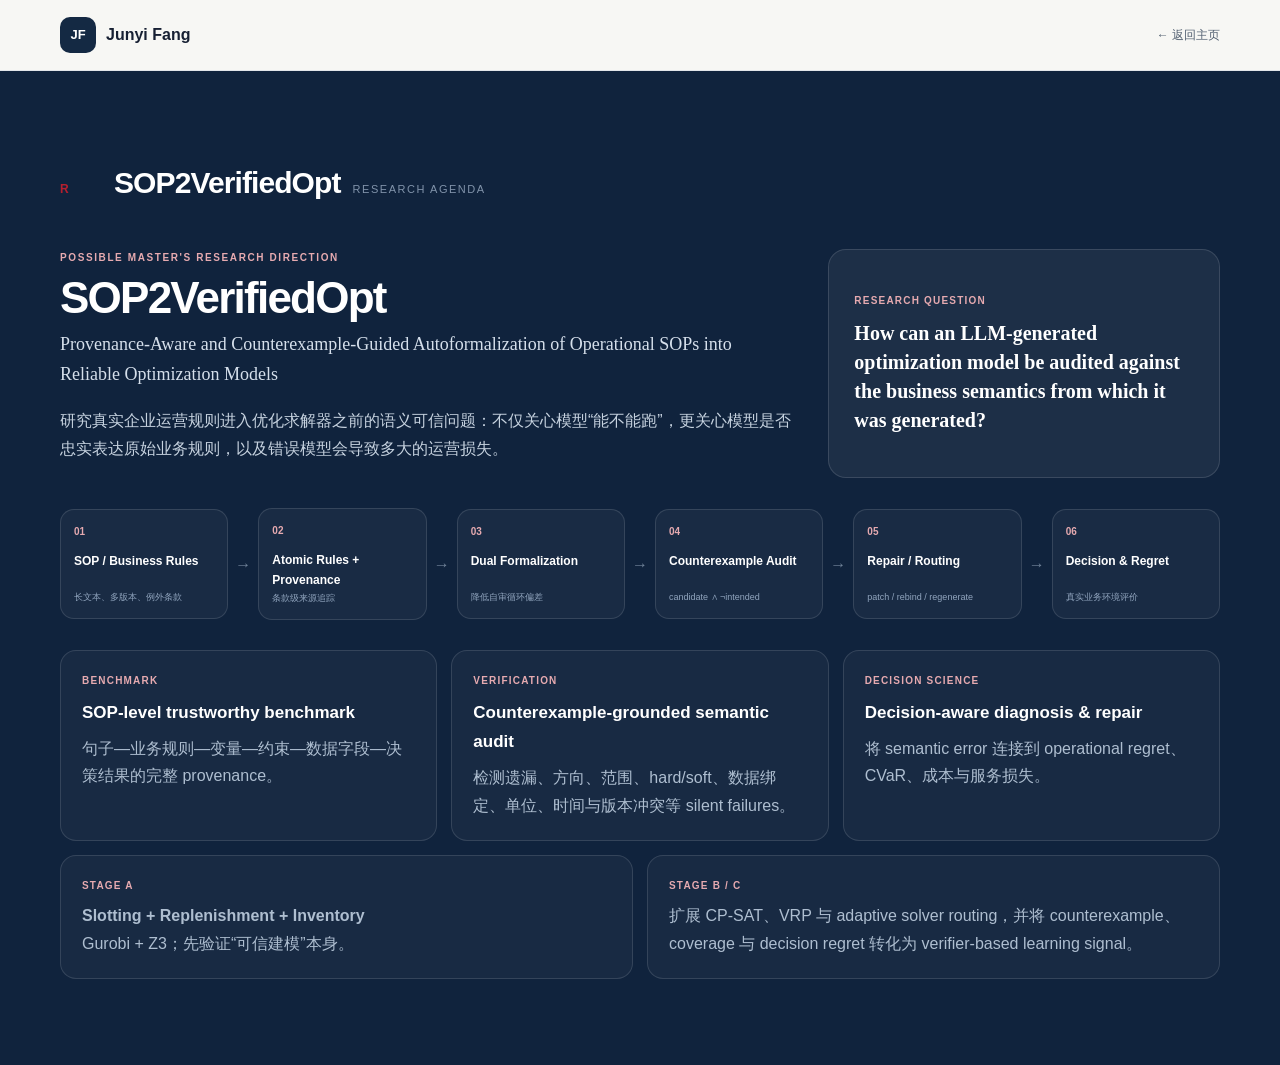
<file: research-agenda.html>
<!doctype html>
<html lang="zh-CN">
<head>
<meta charset="utf-8"><meta name="viewport" content="width=device-width,initial-scale=1">
<title>SOP2VerifiedOpt | Junyi Fang Research Agenda</title>
<link rel="stylesheet" href="assets/styles.css">
</head>
<body>
<header class="topbar"><div class="container nav-wrap"><a class="brand" href="index.html"><span class="brand-mark">JF</span><span>Junyi Fang</span></a><nav class="nav" style="display:flex"><a href="index.html">← 返回主页</a></nav></div></header>
<main>
<section class="section agenda" style="min-height:calc(100vh - 70px)">
<div class="container">
  <div class="section-title dark"><span>R</span><h2>SOP2VerifiedOpt</h2><p>Research Agenda</p></div>
  <div class="agenda-hero">
    <div><p class="agenda-kicker">POSSIBLE MASTER'S RESEARCH DIRECTION</p><h3>SOP2VerifiedOpt</h3><p class="agenda-subtitle">Provenance-Aware and Counterexample-Guided Autoformalization of Operational SOPs into Reliable Optimization Models</p><p>研究真实企业运营规则进入优化求解器之前的语义可信问题：不仅关心模型“能不能跑”，更关心模型是否忠实表达原始业务规则，以及错误模型会导致多大的运营损失。</p></div>
    <div class="question"><span>Research Question</span><strong>How can an LLM-generated optimization model be audited against the business semantics from which it was generated?</strong></div>
  </div>
  <div class="pipeline">
    <div><b>01</b><strong>SOP / Business Rules</strong><small>长文本、多版本、例外条款</small></div><em>→</em>
    <div><b>02</b><strong>Atomic Rules + Provenance</strong><small>条款级来源追踪</small></div><em>→</em>
    <div><b>03</b><strong>Dual Formalization</strong><small>降低自审循环偏差</small></div><em>→</em>
    <div><b>04</b><strong>Counterexample Audit</strong><small>candidate ∧ ¬intended</small></div><em>→</em>
    <div><b>05</b><strong>Repair / Routing</strong><small>patch / rebind / regenerate</small></div><em>→</em>
    <div><b>06</b><strong>Decision & Regret</strong><small>真实业务环境评价</small></div>
  </div>
  <div class="agenda-grid">
    <article><h4>Benchmark</h4><h3>SOP-level trustworthy benchmark</h3><p>句子—业务规则—变量—约束—数据字段—决策结果的完整 provenance。</p></article>
    <article><h4>Verification</h4><h3>Counterexample-grounded semantic audit</h3><p>检测遗漏、方向、范围、hard/soft、数据绑定、单位、时间与版本冲突等 silent failures。</p></article>
    <article><h4>Decision Science</h4><h3>Decision-aware diagnosis & repair</h3><p>将 semantic error 连接到 operational regret、CVaR、成本与服务损失。</p></article>
  </div>
  <div class="agenda-bottom">
    <div><h4>Stage A</h4><p><strong>Slotting + Replenishment + Inventory</strong><br>Gurobi + Z3；先验证“可信建模”本身。</p></div>
    <div><h4>Stage B / C</h4><p>扩展 CP-SAT、VRP 与 adaptive solver routing，并将 counterexample、coverage 与 decision regret 转化为 verifier-based learning signal。</p></div>
  </div>
</div>
</section>
</main>
</body></html>
</file>
<file: assets/styles.css>
:root{
 --bg:#f7f7f4;--paper:#fff;--ink:#172033;--muted:#657083;--line:#e2e5e9;
 --accent:#b51f2e;--navy:#142943;--blue:#245ca8;--green:#1f7a56;--sand:#826331;
 --radius:18px;--shadow:0 18px 48px rgba(20,41,67,.08);--max:1160px
}
*{box-sizing:border-box}html{scroll-behavior:smooth;scroll-padding-top:76px}
body{margin:0;background:var(--bg);color:var(--ink);font-family:-apple-system,BlinkMacSystemFont,"Segoe UI","PingFang SC","Microsoft YaHei",Arial,sans-serif;line-height:1.72}
a{color:inherit;text-decoration:none}.container{width:min(var(--max),calc(100% - 40px));margin:auto}
.topbar{position:sticky;top:0;z-index:50;background:rgba(247,247,244,.95);backdrop-filter:blur(14px);border-bottom:1px solid var(--line)}
.nav-wrap{height:70px;display:flex;align-items:center;justify-content:space-between;gap:22px}
.brand{display:flex;align-items:center;gap:10px;font-weight:800}.brand-mark{width:36px;height:36px;border-radius:10px;background:var(--navy);color:#fff;display:grid;place-items:center;font-size:13px}
.nav{display:flex;gap:17px}.nav a{font-size:12px;color:#526071}.nav a:hover,.nav a.active{color:var(--accent)}
.menu-btn{display:none;border:0;background:transparent;font-size:24px}
.hero{padding:86px 0 74px;border-bottom:1px solid var(--line)}.hero-grid{display:grid;grid-template-columns:1.7fr .7fr;gap:64px;align-items:center}
.eyebrow{font-size:11px;letter-spacing:.18em;color:var(--accent);font-weight:900;margin:0 0 16px}
h1{font-size:clamp(48px,7vw,82px);line-height:1.03;letter-spacing:-.05em;margin:0 0 20px;color:var(--navy)}
h1 span{display:block;font-size:.52em;color:#687387;font-weight:560;margin-top:7px;letter-spacing:-.02em}
.hero-role{font-size:20px;font-weight:760;margin:0}.hero-en{font-size:13px;color:var(--muted);margin:4px 0 24px}
.hero-summary{font-size:18px;color:#344054;max-width:830px}.hero-summary strong{color:var(--navy)}
.hero-actions{display:flex;flex-wrap:wrap;gap:10px;margin:28px 0 24px}.btn{padding:10px 15px;border-radius:10px;border:1px solid var(--line);font-weight:750;font-size:13px;background:#fff}.btn.primary{background:var(--navy);color:#fff;border-color:var(--navy)}
.tags{display:flex;gap:8px;flex-wrap:wrap}.tags span{font-size:11px;padding:5px 9px;border-radius:999px;border:1px solid var(--line);color:#596579;background:rgba(255,255,255,.65)}
.profile-card{background:#fff;border:1px solid var(--line);border-radius:24px;padding:22px;box-shadow:var(--shadow)}.profile-card img{width:100%;aspect-ratio:1/1;object-fit:cover;border-radius:18px}.profile-card h2{font-size:24px;margin:16px 0 0}.profile-card>p{margin:0;color:var(--muted);font-size:13px}
.profile-card dl{margin:18px 0 0;border-top:1px solid var(--line)}.profile-card dl div{display:grid;grid-template-columns:78px 1fr;gap:10px;padding:9px 0;border-bottom:1px solid var(--line)}dt{font-size:9px;letter-spacing:.09em;color:#8e98a7;text-transform:uppercase;font-weight:900}dd{margin:0;font-size:12px;font-weight:700}.profile-card dd a{color:var(--blue)}
.section{padding:86px 0}.section.alt{background:#fff;border-top:1px solid var(--line);border-bottom:1px solid var(--line)}
.section-title{display:grid;grid-template-columns:42px auto 1fr;gap:12px;align-items:baseline;margin-bottom:40px}.section-title span{color:var(--accent);font-size:12px;font-weight:900}.section-title h2{font-size:30px;letter-spacing:-.03em;margin:0;color:var(--navy)}.section-title p{font-size:11px;letter-spacing:.14em;text-transform:uppercase;color:#9aa2af;margin:0}
.two-col{display:grid;grid-template-columns:1.5fr .8fr;gap:52px}.prose{font-size:17px;color:#354052}.prose p:first-child{margin-top:0}.principle{background:var(--navy);color:#fff;border-radius:var(--radius);padding:28px}.principle>p{font-family:Georgia,serif;font-size:22px;line-height:1.45;margin-top:0}.principle ul{padding-left:20px;color:#d8e2ee}
.timeline article{display:grid;grid-template-columns:130px 1fr;gap:38px;padding:0 0 32px}.timeline time{font-size:12px;color:var(--accent);font-weight:900;padding-top:5px}.timeline h3{font-size:22px;margin:0 0 3px;color:var(--navy)}.timeline b{font-size:14px}.timeline p{margin:6px 0 0;color:var(--muted)}
.grid-2{display:grid;grid-template-columns:repeat(2,1fr);gap:17px}.grid-3{display:grid;grid-template-columns:repeat(3,1fr);gap:17px}
.card,.project,.practice{background:#fff;border:1px solid var(--line);border-radius:var(--radius);padding:24px}.featured-card{border-top:4px solid var(--accent)}.card i{width:32px;height:32px;border-radius:8px;background:#f3e4e6;color:var(--accent);display:grid;place-items:center;font-style:normal;font-weight:900}.card h3,.project h3,.practice h3{font-size:20px;line-height:1.42;color:var(--navy);margin:15px 0 7px}.card p,.project p,.practice p,.project li{color:var(--muted);margin-bottom:0}
.agenda{background:#10233d;color:#fff}.section-title.dark h2{color:#fff}.section-title.dark p{color:#8193aa}
.agenda-hero{display:grid;grid-template-columns:1.5fr .8fr;gap:34px}.agenda-kicker{font-size:10px;letter-spacing:.16em;color:#e6aab0;font-weight:900;margin:0 0 9px}.agenda-hero h3{font-size:44px;letter-spacing:-.04em;line-height:1.04;margin:0 0 8px}.agenda-subtitle{font-family:Georgia,serif;color:#d5dfeb;font-size:18px;margin:0 0 17px}.agenda-hero>div:first-child>p:last-child{color:#c6d2df}.question{border:1px solid rgba(255,255,255,.13);background:rgba(255,255,255,.055);border-radius:18px;padding:25px;display:flex;flex-direction:column;justify-content:center}.question span,.agenda-grid h4,.agenda-bottom h4{font-size:10px;letter-spacing:.12em;text-transform:uppercase;color:#e6aab0;font-weight:900}.question strong{font-family:Georgia,serif;font-size:20px;line-height:1.45;margin-top:10px}
.pipeline{display:grid;grid-template-columns:1fr auto 1fr auto 1fr auto 1fr auto 1fr auto 1fr;gap:7px;align-items:center;margin:30px 0}.pipeline div{min-height:110px;border:1px solid rgba(255,255,255,.12);background:rgba(255,255,255,.04);border-radius:14px;padding:13px;display:flex;flex-direction:column}.pipeline b{font-size:10px;color:#e6aab0}.pipeline strong{font-size:12px;margin-top:10px}.pipeline small{font-size:9px;color:#91a5be;margin-top:auto}.pipeline em{font-style:normal;color:#6f8298}
.agenda-grid{display:grid;grid-template-columns:repeat(3,1fr);gap:14px}.agenda-grid article,.agenda-bottom>div{border:1px solid rgba(255,255,255,.12);background:rgba(255,255,255,.035);border-radius:16px;padding:21px}.agenda-grid h4,.agenda-bottom h4{margin:0 0 8px}.agenda-grid h3{font-size:17px;margin:0 0 8px}.agenda-grid p,.agenda-bottom p{color:#aebed0;margin:0}.agenda-bottom{display:grid;grid-template-columns:1fr 1fr;gap:14px;margin-top:14px}
.pub-list{display:flex;flex-direction:column;gap:13px}.pub{display:grid;grid-template-columns:54px 1fr;gap:19px;background:#fff;border:1px solid var(--line);border-radius:16px;padding:22px}.pub-num{font-size:14px;color:#9aa2af;font-weight:900}.badges{display:flex;gap:7px;flex-wrap:wrap}.badges span{font-size:10px;padding:4px 8px;border-radius:999px;background:#f1f2f4;color:#657083;font-weight:850}.badges .blue{background:#e9f0fb;color:var(--blue)}.badges .green{background:#e8f5ee;color:var(--green)}.badges .sand{background:#f3eee3;color:var(--sand)}.pub h3{font-size:19px;line-height:1.45;margin:9px 0 8px;color:var(--navy)}.pub p{color:var(--muted);margin:0 0 11px}.pub a,.project a{display:inline-block;margin-top:11px;color:var(--accent);font-size:12px;font-weight:800}
.project small,.practice small{font-size:10px;letter-spacing:.09em;text-transform:uppercase;color:var(--accent);font-weight:900}.project ul{padding-left:19px}.project.highlight{grid-column:1/-1;background:var(--navy);color:#fff}.project.highlight h3{color:#fff}.project.highlight p{color:#d7e1ed}.project.highlight a{color:#fff}.flow{display:flex;flex-wrap:wrap;align-items:center;gap:8px;margin-top:18px}.flow span{border:1px solid rgba(255,255,255,.17);background:rgba(255,255,255,.06);padding:7px 9px;border-radius:8px;font-size:11px}.flow b{color:#e7a9af}
.practice>b{font-size:12px;color:#536174}.metrics{display:grid;grid-template-columns:repeat(2,1fr);gap:8px;margin-top:14px}.metrics span{background:#f6f7f8;border-radius:10px;padding:9px;font-size:9px;color:#7b8492}.metrics strong{display:block;font-size:17px;color:var(--navy)}
.honors{display:grid;grid-template-columns:repeat(3,1fr);gap:12px}.honors>div{background:#fff;border:1px solid var(--line);border-radius:14px;padding:18px;min-height:86px;display:flex;flex-direction:column;justify-content:center}.honors .major{background:var(--navy);color:#fff}.honors strong{font-size:13px}.honors span{font-size:10px;color:#adb8c7;margin-top:3px}
.contact-box{background:var(--navy);color:#fff;border-radius:23px;padding:34px;display:grid;grid-template-columns:1fr 1fr;gap:38px}.contact-box h3{font-size:23px;margin:0 0 8px}.contact-box p{color:#c8d3df}.contact-links{display:flex;flex-direction:column}.contact-links a{display:flex;justify-content:space-between;gap:16px;border-bottom:1px solid rgba(255,255,255,.14);padding:11px 0}.contact-links span{font-size:10px;text-transform:uppercase;letter-spacing:.09em;color:#a8b5c5}.contact-links strong{font-size:12px;text-align:right}
footer{border-top:1px solid var(--line);padding:23px 0;color:#7c8695;font-size:11px}.footer{display:flex;justify-content:space-between;gap:18px}
@media(max-width:900px){.menu-btn{display:block}.nav{position:absolute;top:70px;left:0;right:0;background:#fff;border-bottom:1px solid var(--line);padding:15px 20px;display:none;grid-template-columns:repeat(2,1fr)}.nav.open{display:grid}.hero-grid,.two-col,.agenda-hero,.agenda-grid,.agenda-bottom,.contact-box{grid-template-columns:1fr}.grid-3{grid-template-columns:1fr}.honors{grid-template-columns:repeat(2,1fr)}.pipeline{display:flex;overflow-x:auto;align-items:stretch;padding-bottom:8px}.pipeline div{min-width:165px}.pipeline em{align-self:center}}
@media(max-width:680px){.container{width:min(100% - 26px,var(--max))}.hero{padding-top:56px}.section{padding:64px 0}.section-title{grid-template-columns:34px 1fr}.section-title p{grid-column:2}.grid-2,.honors{grid-template-columns:1fr}.timeline article{grid-template-columns:1fr;gap:7px}.pub{grid-template-columns:1fr}.pub-num{display:none}.project.highlight{grid-column:auto}.footer{flex-direction:column}.contact-links a{flex-direction:column;gap:2px}.contact-links strong{text-align:left}}


/* ===== V2 PREMIUM INTERACTION LAYER ===== */
:root{
  --glow:rgba(181,31,46,.16);
  --glass:rgba(255,255,255,.72);
  --ease:cubic-bezier(.2,.8,.2,1);
  --transition:260ms var(--ease);
}
html[data-theme="dark"]{
  --bg:#0b1220;--paper:#111a29;--ink:#e9eef7;--muted:#9daabd;--line:#263348;
  --accent:#f06472;--navy:#dce7f6;--blue:#7ab2ff;--green:#65d49e;--sand:#e6c17a;
  --shadow:0 22px 70px rgba(0,0,0,.28);--glass:rgba(17,26,41,.78);--glow:rgba(240,100,114,.14)
}
html[data-theme="dark"] body{background:var(--bg);color:var(--ink)}
html[data-theme="dark"] .topbar{background:rgba(11,18,32,.84)}
html[data-theme="dark"] .section.alt,
html[data-theme="dark"] .card,
html[data-theme="dark"] .project,
html[data-theme="dark"] .practice,
html[data-theme="dark"] .pub,
html[data-theme="dark"] .profile-card,
html[data-theme="dark"] .btn,
html[data-theme="dark"] .honors>div{background:var(--paper)}
html[data-theme="dark"] .hero-summary,
html[data-theme="dark"] .prose,
html[data-theme="dark"] .card p,
html[data-theme="dark"] .project p,
html[data-theme="dark"] .practice p,
html[data-theme="dark"] .project li,
html[data-theme="dark"] .pub p,
html[data-theme="dark"] .timeline p{color:var(--muted)}
html[data-theme="dark"] .tags span{background:rgba(255,255,255,.04)}
html[data-theme="dark"] .btn.primary{color:#fff;background:#183358;border-color:#244978}
html[data-theme="dark"] .section-title h2,
html[data-theme="dark"] .timeline h3,
html[data-theme="dark"] .card h3,
html[data-theme="dark"] .project h3,
html[data-theme="dark"] .practice h3,
html[data-theme="dark"] .pub h3{color:var(--ink)}

body{overflow-x:hidden}
.site-loading *{transition:none!important}
.scroll-progress{position:fixed;top:0;left:0;width:100%;height:3px;z-index:9999;background:transparent;pointer-events:none}
.scroll-progress span{display:block;width:0;height:100%;background:linear-gradient(90deg,var(--accent),#df7f89,#6e94d8);box-shadow:0 0 16px var(--glow)}
.cursor-glow{position:fixed;width:440px;height:440px;border-radius:50%;pointer-events:none;z-index:-1;transform:translate(-50%,-50%);background:radial-gradient(circle,var(--glow),transparent 64%);filter:blur(12px);opacity:.7}
.ambient{position:fixed;z-index:-2;border-radius:50%;filter:blur(90px);opacity:.25;pointer-events:none;animation:floatAmbient 18s ease-in-out infinite alternate}
.ambient-a{width:380px;height:380px;background:#9f1e2c;top:8%;right:-120px}
.ambient-b{width:460px;height:460px;background:#355e9a;bottom:2%;left:-180px;animation-delay:-7s}
@keyframes floatAmbient{to{transform:translate3d(40px,30px,0) scale(1.08)}}

.topbar{transition:background var(--transition),box-shadow var(--transition)}
.topbar.scrolled{box-shadow:0 10px 35px rgba(20,41,67,.08)}
.theme-toggle{flex:0 0 auto;width:36px;height:36px;border:1px solid var(--line);border-radius:10px;background:var(--glass);color:var(--ink);cursor:pointer;display:grid;place-items:center;transition:transform var(--transition),border-color var(--transition),background var(--transition)}
.theme-toggle:hover{transform:rotate(12deg) scale(1.06);border-color:var(--accent)}
.theme-icon{font-size:17px}

.hero{position:relative;overflow:hidden}
.hero:before{content:"";position:absolute;width:620px;height:620px;border-radius:50%;right:-280px;top:-330px;border:1px solid rgba(181,31,46,.1);box-shadow:0 0 0 70px rgba(181,31,46,.025),0 0 0 140px rgba(53,94,154,.018);pointer-events:none}
.hero h1{animation:heroEnter .85s var(--ease) both}
.hero .eyebrow,.hero-role,.hero-en,.hero-summary,.hero-actions,.hero .tags,.hero-stats{animation:heroFade .75s var(--ease) both}
.hero-role{animation-delay:.08s}.hero-en{animation-delay:.12s}.hero-summary{animation-delay:.16s}.hero-actions{animation-delay:.20s}.hero .tags{animation-delay:.24s}.hero-stats{animation-delay:.28s}
.profile-card{animation:heroCard .9s .12s var(--ease) both;transform-style:preserve-3d;will-change:transform}
@keyframes heroEnter{from{opacity:0;transform:translateY(28px);letter-spacing:-.08em}to{opacity:1;transform:none}}
@keyframes heroFade{from{opacity:0;transform:translateY(18px)}to{opacity:1;transform:none}}
@keyframes heroCard{from{opacity:0;transform:translateY(28px) rotateY(-8deg)}to{opacity:1;transform:none}}

.hero-stats{display:grid;grid-template-columns:repeat(4,minmax(0,1fr));gap:10px;margin-top:24px}
.hero-stats>div{padding:12px 13px;border:1px solid var(--line);border-radius:13px;background:var(--glass);backdrop-filter:blur(8px)}
.hero-stats strong{display:block;font-size:18px;color:var(--navy);line-height:1.15}
.hero-stats span{display:block;margin-top:5px;font-size:9px;letter-spacing:.06em;text-transform:uppercase;color:var(--muted)}

.btn,.paper-btn,.filter-btn{position:relative;overflow:hidden;transition:transform var(--transition),box-shadow var(--transition),border-color var(--transition),background var(--transition)}
.btn:hover,.paper-btn:hover{transform:translateY(-2px);box-shadow:0 10px 24px rgba(20,41,67,.10)}
.btn:after,.paper-btn:after{content:"";position:absolute;inset:0;background:linear-gradient(120deg,transparent 35%,rgba(255,255,255,.35),transparent 65%);transform:translateX(-140%);transition:transform .6s var(--ease)}
.btn:hover:after,.paper-btn:hover:after{transform:translateX(140%)}

.reveal-section,.reveal,.card,.project,.practice,.pub,.honors>div{opacity:0;transform:translateY(24px);transition:opacity .7s var(--ease),transform .7s var(--ease),box-shadow var(--transition),border-color var(--transition)}
.is-visible{opacity:1!important;transform:none!important}
.card:hover,.project:hover,.practice:hover,.pub:hover,.honors>div:hover{border-color:rgba(181,31,46,.26);box-shadow:0 18px 45px rgba(20,41,67,.08)}
.interactive-card{transform-style:preserve-3d;will-change:transform}

.pub-toolbar{display:flex;justify-content:space-between;gap:18px;align-items:center;margin:-8px 0 18px}
.pub-filter{display:flex;flex-wrap:wrap;gap:7px}
.filter-btn{border:1px solid var(--line);background:var(--paper);color:var(--muted);font-size:11px;font-weight:800;padding:7px 11px;border-radius:999px;cursor:pointer}
.filter-btn:hover,.filter-btn.active{color:#fff;background:var(--navy);border-color:var(--navy)}
.pub-hint{font-size:10px;color:var(--muted);letter-spacing:.05em}
.pub.filtered-out{display:none}
.publication-featured{border:1px solid rgba(31,122,86,.25);background:linear-gradient(135deg,var(--paper),rgba(31,122,86,.035));position:relative}
.publication-featured:before{content:"PUBLISHED";position:absolute;right:18px;top:16px;font-size:8px;letter-spacing:.18em;color:var(--green);font-weight:900}
.pulse-badge{position:relative;padding-left:18px!important}
.pulse-badge:before{content:"";position:absolute;width:6px;height:6px;border-radius:50%;left:8px;top:50%;transform:translateY(-50%);background:var(--green);box-shadow:0 0 0 0 rgba(31,122,86,.35);animation:badgePulse 2.2s infinite}
@keyframes badgePulse{70%{box-shadow:0 0 0 7px rgba(31,122,86,0)}100%{box-shadow:0 0 0 0 rgba(31,122,86,0)}}
.doi-badge{font-family:ui-monospace,SFMono-Regular,Menlo,Consolas,monospace}
.pub-meta-line{display:flex;flex-wrap:wrap;gap:7px;align-items:center;font-size:10px;color:var(--muted);margin:9px 0 2px}
.pub-meta-line i{font-style:normal;opacity:.45}
.paper-insights{display:grid;grid-template-columns:repeat(3,1fr);gap:8px;margin:16px 0}
.paper-insights>div{border:1px solid var(--line);border-radius:12px;padding:11px;background:rgba(255,255,255,.38)}
.paper-insights strong{display:block;color:var(--navy);font-size:18px}
.paper-insights span{display:block;color:var(--muted);font-size:9px;margin-top:2px}
.pub-actions{display:flex;flex-wrap:wrap;gap:8px;margin-top:14px}
.paper-btn{appearance:none;border:1px solid var(--line);background:var(--paper);color:var(--ink);padding:8px 10px;border-radius:9px;font:inherit;font-size:11px;font-weight:800;cursor:pointer}
.primary-paper{background:var(--navy);color:#fff!important;border-color:var(--navy)!important}
.pub-details{margin-top:14px;border-top:1px dashed var(--line);padding-top:14px}
.detail-grid{display:grid;grid-template-columns:repeat(3,1fr);gap:10px}
.detail-grid>div{padding:12px;background:rgba(20,41,67,.03);border-radius:11px}
.detail-grid small{font-size:9px;text-transform:uppercase;letter-spacing:.1em;color:var(--accent);font-weight:900}
.detail-grid p{font-size:11px;margin:5px 0 0!important}

.pipeline-step{cursor:pointer;transition:transform var(--transition),background var(--transition),border-color var(--transition),box-shadow var(--transition)}
.pipeline-step:hover,.pipeline-step.active{transform:translateY(-5px);border-color:rgba(230,170,176,.5)!important;background:rgba(255,255,255,.085)!important;box-shadow:0 14px 28px rgba(0,0,0,.12)}
.pipeline-explainer{display:grid;grid-template-columns:80px 220px 1fr;gap:16px;align-items:center;border:1px solid rgba(255,255,255,.12);background:rgba(255,255,255,.045);border-radius:14px;padding:15px 17px;margin:-12px 0 26px}
.pipeline-explainer-index{font-size:9px;letter-spacing:.14em;color:#e6aab0;font-weight:900}
.pipeline-explainer-title{font-size:12px;color:#fff}
.pipeline-explainer-text{margin:0;color:#aebed0;font-size:11px}

.modal{position:fixed;inset:0;z-index:10000;display:none;align-items:center;justify-content:center;padding:24px}
.modal.open{display:flex}
.modal-backdrop{position:absolute;inset:0;background:rgba(4,10,20,.78);backdrop-filter:blur(10px);animation:fadeIn .25s ease both}
.modal-panel{position:relative;z-index:1;width:min(920px,94vw);max-height:90vh;overflow:auto;background:var(--paper);border:1px solid var(--line);border-radius:20px;box-shadow:0 30px 90px rgba(0,0,0,.35);padding:18px;animation:modalIn .3s var(--ease) both}
.modal-head{display:flex;justify-content:space-between;align-items:flex-start;gap:20px;padding:3px 4px 14px}
.modal-head small{font-size:9px;letter-spacing:.12em;color:var(--accent);font-weight:900}
.modal-head h3{margin:3px 0 0;color:var(--navy)}
.modal-panel img{display:block;width:100%;height:auto;border-radius:12px;border:1px solid var(--line)}
.modal-caption{font-size:10px;color:var(--muted);margin:10px 3px 0}
.modal-close{border:1px solid var(--line);width:34px;height:34px;border-radius:9px;background:var(--paper);color:var(--ink);font-size:22px;cursor:pointer}
@keyframes fadeIn{from{opacity:0}to{opacity:1}}@keyframes modalIn{from{opacity:0;transform:translateY(20px) scale(.98)}to{opacity:1;transform:none}}
.back-top{position:fixed;right:22px;bottom:22px;z-index:100;width:42px;height:42px;border-radius:50%;border:1px solid var(--line);background:var(--glass);backdrop-filter:blur(10px);color:var(--ink);box-shadow:var(--shadow);cursor:pointer;opacity:0;transform:translateY(12px);pointer-events:none;transition:all var(--transition)}
.back-top.visible{opacity:1;transform:none;pointer-events:auto}
.back-top:hover{background:var(--navy);color:#fff;transform:translateY(-3px)}

::selection{background:rgba(181,31,46,.18)}
a:focus-visible,button:focus-visible,.pipeline-step:focus-visible{outline:2px solid var(--accent);outline-offset:3px}
@media(max-width:900px){
  .hero-stats{grid-template-columns:repeat(2,1fr)}
  .pub-toolbar{align-items:flex-start;flex-direction:column}
  .detail-grid{grid-template-columns:1fr}
  .pipeline-explainer{grid-template-columns:1fr;gap:5px}
  .theme-toggle{margin-left:auto}
}
@media(max-width:680px){
  .paper-insights{grid-template-columns:1fr}
  .hero-stats{grid-template-columns:repeat(2,1fr)}
  .publication-featured:before{display:none}
  .cursor-glow{display:none}
}
@media(prefers-reduced-motion:reduce){
  *,*:before,*:after{animation-duration:.01ms!important;animation-iteration-count:1!important;scroll-behavior:auto!important;transition-duration:.01ms!important}
}


/* ===== V3: mentors, graduate distinctions, award upgrades ===== */
.hero-stats-five{grid-template-columns:repeat(5,minmax(0,1fr))}
.hero-stats .stat-honor{border-color:rgba(181,31,46,.28);background:linear-gradient(135deg,rgba(181,31,46,.08),var(--glass))}
.hero-stats .stat-honor strong{color:var(--accent)}

.graduate-honor-banner{
  grid-column:1/-1;display:grid;grid-template-columns:64px 1fr;gap:18px;align-items:center;
  margin:8px 0 0;padding:18px 20px;border-radius:16px;border:1px solid rgba(181,31,46,.20);
  background:linear-gradient(135deg,rgba(181,31,46,.055),rgba(53,94,154,.035));
}
.graduate-honor-banner .honor-seal{
  width:58px;height:58px;border-radius:16px;background:var(--accent);color:#fff;
  display:grid;place-items:center;font-size:10px;letter-spacing:.14em;font-weight:900;
  box-shadow:0 10px 26px rgba(181,31,46,.16)
}
.graduate-honor-banner small{font-size:9px;letter-spacing:.14em;color:var(--accent);font-weight:900}
.graduate-honor-banner h3{font-size:18px;margin:3px 0 4px;color:var(--navy)}
.graduate-honor-banner p{margin:0!important;font-size:12px;color:var(--muted)}

.mentor-block{margin-top:34px;padding-top:28px;border-top:1px solid var(--line)}
.subsection-heading{margin-bottom:18px}
.subsection-heading>span{font-size:9px;letter-spacing:.14em;color:var(--accent);font-weight:900}
.subsection-heading h3{font-size:24px;margin:3px 0 5px;color:var(--navy)}
.subsection-heading p{margin:0;color:var(--muted);font-size:13px}
.mentor-grid{display:grid;grid-template-columns:repeat(3,1fr);gap:14px}
.mentor-card{
  position:relative;border:1px solid var(--line);background:var(--paper);border-radius:16px;padding:20px;
  transition:transform var(--transition),box-shadow var(--transition),border-color var(--transition)
}
.mentor-card:hover{transform:translateY(-5px);border-color:rgba(181,31,46,.28);box-shadow:0 18px 42px rgba(20,41,67,.08)}
.mentor-card-emphasis{border-top:4px solid var(--accent);background:linear-gradient(180deg,rgba(181,31,46,.035),var(--paper) 24%)}
.mentor-top{display:flex;justify-content:space-between;gap:12px;align-items:center}
.mentor-index{font-size:10px;color:var(--accent);font-weight:900}
.mentor-top a{font-size:9px;color:var(--blue);font-weight:800}
.mentor-card h4{font-size:20px;margin:13px 0 4px;color:var(--navy)}
.mentor-card h4 small{display:block;font-size:10px;color:var(--muted);font-weight:600;margin-top:1px}
.mentor-role{font-size:11px!important;font-weight:750;color:#526071!important;margin:0 0 10px!important}
.mentor-card>p:not(.mentor-role){font-size:12px;color:var(--muted);margin:0}
.mentor-note{margin-top:15px;padding-top:12px;border-top:1px dashed var(--line)}
.mentor-note b{display:block;font-size:9px;text-transform:uppercase;letter-spacing:.1em;color:var(--accent)}
.mentor-note span{display:block;margin-top:5px;font-size:11px;color:var(--muted)}

.award-publication{border-left:4px solid #c9972c!important}
.award-badge{background:#fff4d6!important;color:#8b6212!important;border:1px solid #ecd49b}
.recall-highlights{display:grid;grid-template-columns:repeat(3,1fr);gap:8px;margin:14px 0}
.recall-highlights>div{border:1px solid var(--line);border-radius:11px;padding:10px;background:rgba(201,151,44,.035)}
.recall-highlights strong{display:block;font-size:12px;color:var(--navy)}
.recall-highlights span{display:block;margin-top:2px;font-size:9px;color:var(--muted)}

.practice-featured{border-top:4px solid var(--blue)}
.practice-footnote{margin-top:13px;padding-top:11px;border-top:1px dashed var(--line);font-size:9px;color:var(--muted);line-height:1.55}

.honors-v3{grid-template-columns:repeat(4,1fr)}
.honors-v3 .honor-provincial{background:linear-gradient(135deg,#7d1822,#b51f2e)}
.honors-v3 .honor-csu{background:linear-gradient(135deg,#173153,#244d7e)}
.honors-v3>div span{display:block}

html[data-theme="dark"] .mentor-card{background:var(--paper)}
html[data-theme="dark"] .graduate-honor-banner{background:linear-gradient(135deg,rgba(240,100,114,.08),rgba(122,178,255,.04))}
html[data-theme="dark"] .graduate-honor-banner h3,
html[data-theme="dark"] .subsection-heading h3,
html[data-theme="dark"] .mentor-card h4,
html[data-theme="dark"] .recall-highlights strong{color:var(--ink)}

@media(max-width:1050px){
  .hero-stats-five{grid-template-columns:repeat(3,1fr)}
  .mentor-grid{grid-template-columns:1fr}
  .honors-v3{grid-template-columns:repeat(2,1fr)}
}
@media(max-width:680px){
  .hero-stats-five{grid-template-columns:repeat(2,1fr)}
  .graduate-honor-banner{grid-template-columns:1fr}
  .recall-highlights{grid-template-columns:1fr}
  .honors-v3{grid-template-columns:1fr}
}


/* ===== V4 HONORS EVIDENCE ===== */
.honors-intro{display:grid;grid-template-columns:1.5fr .65fr;gap:20px;align-items:end;margin-bottom:22px}
.honors-kicker{font-size:9px;letter-spacing:.16em;color:var(--accent);font-weight:900;margin:0 0 5px}
.honors-intro h3{font-size:27px;line-height:1.3;margin:0 0 6px;color:var(--navy)}
.honors-intro>div:first-child>p:last-child{margin:0;color:var(--muted);font-size:13px}
.honors-verified{padding:16px;border:1px solid var(--line);border-radius:14px;background:var(--paper)}
.honors-verified span{display:block;font-size:9px;letter-spacing:.12em;text-transform:uppercase;color:var(--accent);font-weight:900}
.honors-verified strong{display:block;margin-top:5px;font-size:13px;color:var(--navy)}

.honor-feature-grid{display:grid;grid-template-columns:repeat(2,1fr);gap:14px}
.honor-feature{position:relative;border:1px solid var(--line);border-radius:17px;padding:22px;background:var(--paper);overflow:hidden;transition:transform var(--transition),box-shadow var(--transition),border-color var(--transition)}
.honor-feature:hover{transform:translateY(-4px);box-shadow:0 18px 42px rgba(20,41,67,.08);border-color:rgba(181,31,46,.24)}
.honor-feature:after{content:"";position:absolute;width:130px;height:130px;border-radius:50%;right:-60px;top:-70px;opacity:.08}
.honor-feature.national:after{background:#b51f2e}
.honor-feature.provincial:after{background:#d69b2f}
.honor-feature.university:after{background:#244d7e}
.honor-feature.academic:after{background:#1f7a56}
.honor-label{font-size:9px;letter-spacing:.15em;font-weight:900;color:var(--accent)}
.honor-feature h3{font-size:21px;line-height:1.35;margin:8px 0 7px;color:var(--navy)}
.honor-feature p{font-size:12px;color:var(--muted);margin:0}
.honor-years{display:flex;gap:7px;flex-wrap:wrap;margin-top:13px}
.honor-years span{font-size:9px;padding:4px 8px;border-radius:999px;border:1px solid var(--line);color:var(--muted)}
.honor-actions{display:flex;flex-wrap:wrap;gap:7px;margin-top:14px}
.cert-btn{appearance:none;border:1px solid var(--line);background:var(--paper);color:var(--ink);border-radius:9px;padding:7px 9px;font:inherit;font-size:10px;font-weight:800;cursor:pointer;transition:transform var(--transition),border-color var(--transition),background var(--transition)}
.cert-btn:hover{transform:translateY(-2px);border-color:var(--accent)}

.honor-evidence-title{margin:34px 0 16px;padding-top:24px;border-top:1px solid var(--line)}
.honor-evidence-title span{font-size:9px;letter-spacing:.14em;color:var(--accent);font-weight:900}
.honor-evidence-title h3{font-size:23px;margin:3px 0 0;color:var(--navy)}
.honor-evidence-grid{display:grid;grid-template-columns:repeat(3,1fr);gap:12px}
.honor-evidence-grid article{border:1px solid var(--line);border-radius:14px;padding:18px;background:var(--paper)}
.evidence-icon{width:38px;height:38px;border-radius:11px;background:rgba(181,31,46,.07);color:var(--accent);display:grid;place-items:center;font-size:10px;font-weight:900}
.honor-evidence-grid h4{font-size:15px;margin:12px 0 5px;color:var(--navy)}
.honor-evidence-grid p{font-size:11px;color:var(--muted);margin:0}
.honors-note{margin-top:18px;padding:14px 16px;border-radius:12px;border:1px dashed var(--line);font-size:11px;color:var(--muted)}
.honors-note strong{color:var(--navy)}

.certificate-panel{width:min(980px,94vw)}
.certificate-panel img{width:100%;height:auto;max-height:76vh;object-fit:contain;background:#f7f7f7;border-radius:12px}

html[data-theme="dark"] .honors-intro h3,
html[data-theme="dark"] .honors-verified strong,
html[data-theme="dark"] .honor-feature h3,
html[data-theme="dark"] .honor-evidence-title h3,
html[data-theme="dark"] .honor-evidence-grid h4,
html[data-theme="dark"] .honors-note strong{color:var(--ink)}

@media(max-width:900px){
  .honors-intro{grid-template-columns:1fr}
  .honor-feature-grid{grid-template-columns:1fr}
  .honor-evidence-grid{grid-template-columns:repeat(2,1fr)}
}
@media(max-width:680px){
  .honor-evidence-grid{grid-template-columns:1fr}
}
</file>
